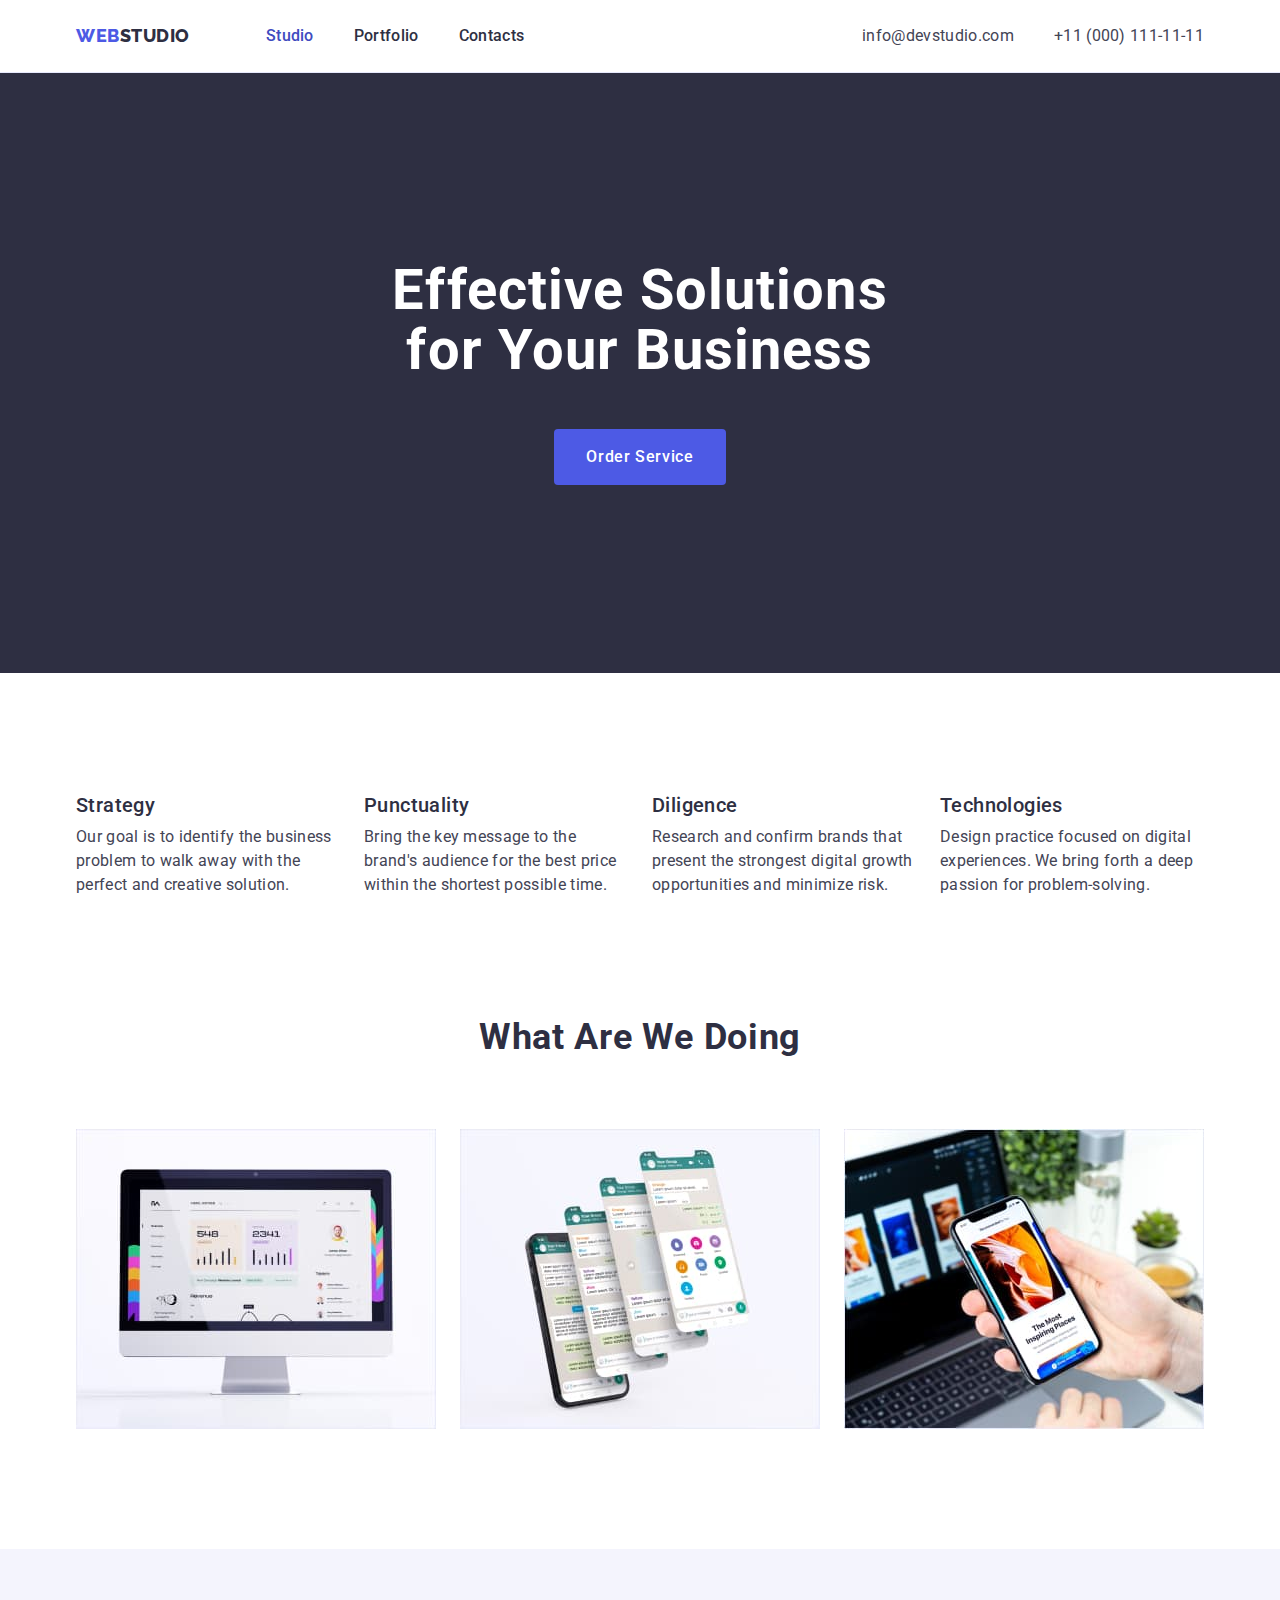
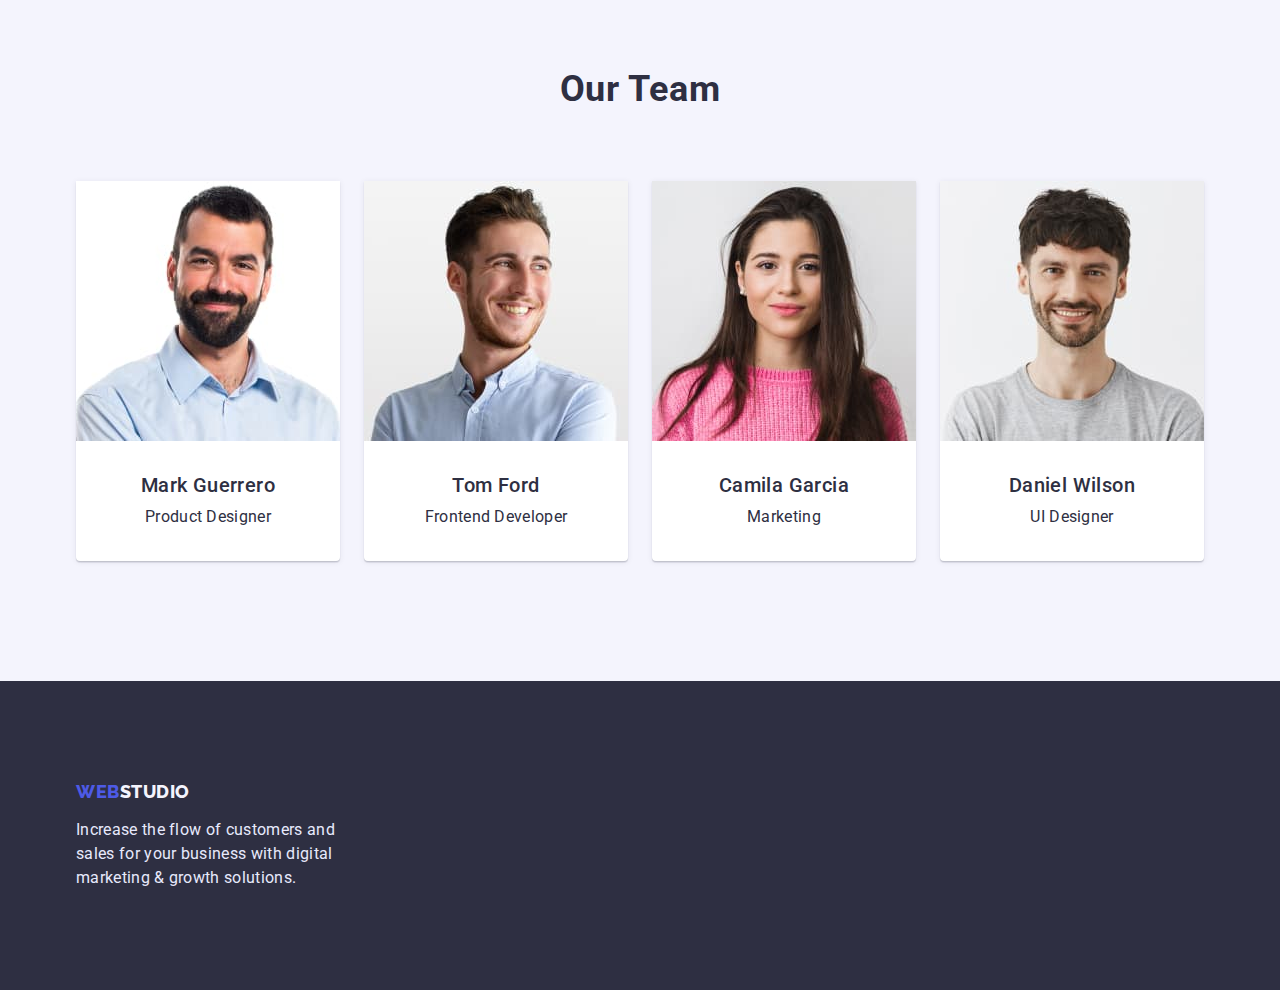
<file: index.html>
<!DOCTYPE html>
<html lang="en">
  <head>
    <meta charset="UTF-8" />
    <meta http-equiv="X-UA-Compatible" content="IE=edge" />
    <meta name="viewport" content="width=device-width, initial-scale=1.0" />

    <title>Homework</title>
    <link rel="preconnect" href="https://fonts.googleapis.com" />
    <link rel="preconnect" href="https://fonts.gstatic.com" crossorigin />
    <link
      href="https://fonts.googleapis.com/css2?family=Raleway:wght@800&family=Roboto:wght@400;500;700;900&display=swap"
      rel="stylesheet"
    />
    <link rel="stylesheet" href="./css/modern-normalize.css" />
    <link rel="stylesheet" href="./css/styles.css" />
  </head>
  <body>
    <header class="main-items-header">
      <div class="container main-nav">
        <nav class="site-navifation">
          <a href="./index.html" class="logo"
            ><span class="logo-web">Web</span
            ><span class="logo-studio">Studio</span></a
          >
          <ul class="site-nav">
            <li class="site-nav-link">
              <a href="./index.html" class="link current">Studio</a>
            </li>
            <li class="site-nav-link">
              <a href="./portfolio.html" class="link">Portfolio</a>
            </li>
            <li class="site-nav-link"><a href="" class="link">Contacts</a></li>
          </ul>
        </nav>
        <address class="address-nav">
          <ul class="address">
            <li class="address-item">
              <a href="mailto:info@devstudio.com" class="adress-link"
                >info@devstudio.com</a
              >
            </li>
            <li class="address-item">
              <a href="tel:+110001111111" class="adress-link"
                >+11 (000) 111-11-11</a
              >
            </li>
          </ul>
        </address>
      </div>
    </header>
    <main>
      <!-- hero -->
      <section class="hero">
        <div class="container section">
          <h1 class="hero-title">Effective Solutions for Your Business</h1>
          <button type="button" class="button">Order Service</button>
        </div>
      </section>
      <!-- Our principles -->
      <section class="section features-list-main">
        <div class="container">
          <h2 class="section-title visually-hidden">Our principles</h2>
          <ul class="features-list">
            <li class="list">
              <h3 class="features-list-title">Strategy</h3>
              <p class="features-list-text">
                Our goal is to identify the business problem to walk away with
                the perfect and creative solution.
              </p>
            </li>
            <li class="list">
              <h3 class="features-list-title">Punctuality</h3>
              <p class="features-list-text">
                Bring the key message to the brand's audience for the best price
                within the shortest possible time.
              </p>
            </li>
            <li class="list">
              <h3 class="features-list-title">Diligence</h3>
              <p class="features-list-text">
                Research and confirm brands that present the strongest digital
                growth opportunities and minimize risk.
              </p>
            </li>
            <li class="list">
              <h3 class="features-list-title">Technologies</h3>
              <p class="features-list-text">
                Design practice focused on digital experiences. We bring forth a
                deep passion for problem-solving.
              </p>
            </li>
          </ul>
        </div>
      </section>
      <!-- What are we doing -->
      <section class="section our-work">
        <div class="container">
          <h2 class="section-title">What are we doing</h2>
          <ul class="our-work-section">
            <li class="list">
              <img
                src="./images/what_are_we_doing/img1.jpg"
                alt="Computer"
                width="360"
                height="300"
              />
            </li>

            <li class="list">
              <img
                src="./images/what_are_we_doing/img2.jpg"
                alt="Phone"
                width="360"
                height="300"
              />
            </li>

            <li class="list">
              <img
                src="./images/what_are_we_doing/img3.jpg"
                alt="Computer and Phone"
                width="360"
                height="300"
              />
            </li>
          </ul>
        </div>
      </section>
      <!-- Our Team -->
      <section class="section team-section">
        <div class="container">
          <h2 class="section-title our-team">Our Team</h2>
          <ul class="team-section-cards">
            <li class="list team-cards">
              <div class="team-cards-main">
                <img
                  src="./images/our_team/img1.jpg"
                  alt="Mark Guerrero"
                  width="264"
                  height="260"
                />
                <div class="team-cards-list">
                  <h3 class="team-names">Mark Guerrero</h3>
                  <p class="team-workplace">Product Designer</p>
                </div>
              </div>
            </li>
            <li class="list team-cards">
              <div class="team-cards-main">
                <img
                  src="./images/our_team/img2.jpg"
                  alt="Tom Ford"
                  width="264"
                  height="260"
                />
                <div class="team-cards-list">
                  <h3 class="team-names">Tom Ford</h3>
                  <p class="team-workplace">Frontend Developer</p>
                </div>
              </div>
            </li>
            <li class="list team-cards">
              <div class="team-cards-main">
                <img
                  src="./images/our_team/img3.jpg"
                  alt="Camila Garcia"
                  width="264"
                  height="260"
                />
                <div class="team-cards-list">
                  <h3 class="team-names">Camila Garcia</h3>
                  <p class="team-workplace">Marketing</p>
                </div>
              </div>
            </li>
            <li class="list team-cards">
              <div class="team-cards-main">
                <img
                  src="./images/our_team/img4.jpg"
                  alt="Daniel Wilson"
                  width="264"
                  height="260"
                />
                <div class="team-cards-list">
                  <h3 class="team-names">Daniel Wilson</h3>
                  <p class="team-workplace">UI Designer</p>
                </div>
              </div>
            </li>
          </ul>
        </div>
      </section>
    </main>
    <footer class="footer-main">
      <div class="footer-logo-main container">
        <a href="./index.html" class="logo footer-logo"
          ><span class="logo-web">Web</span
          ><span class="footer-logo-studio">Studio</span></a
        >
        <p class="footer-paragraph">
          Increase the flow of customers and sales for your business with
          digital marketing & growth solutions.
        </p>
      </div>
    </footer>
  </body>
</html>
</file>
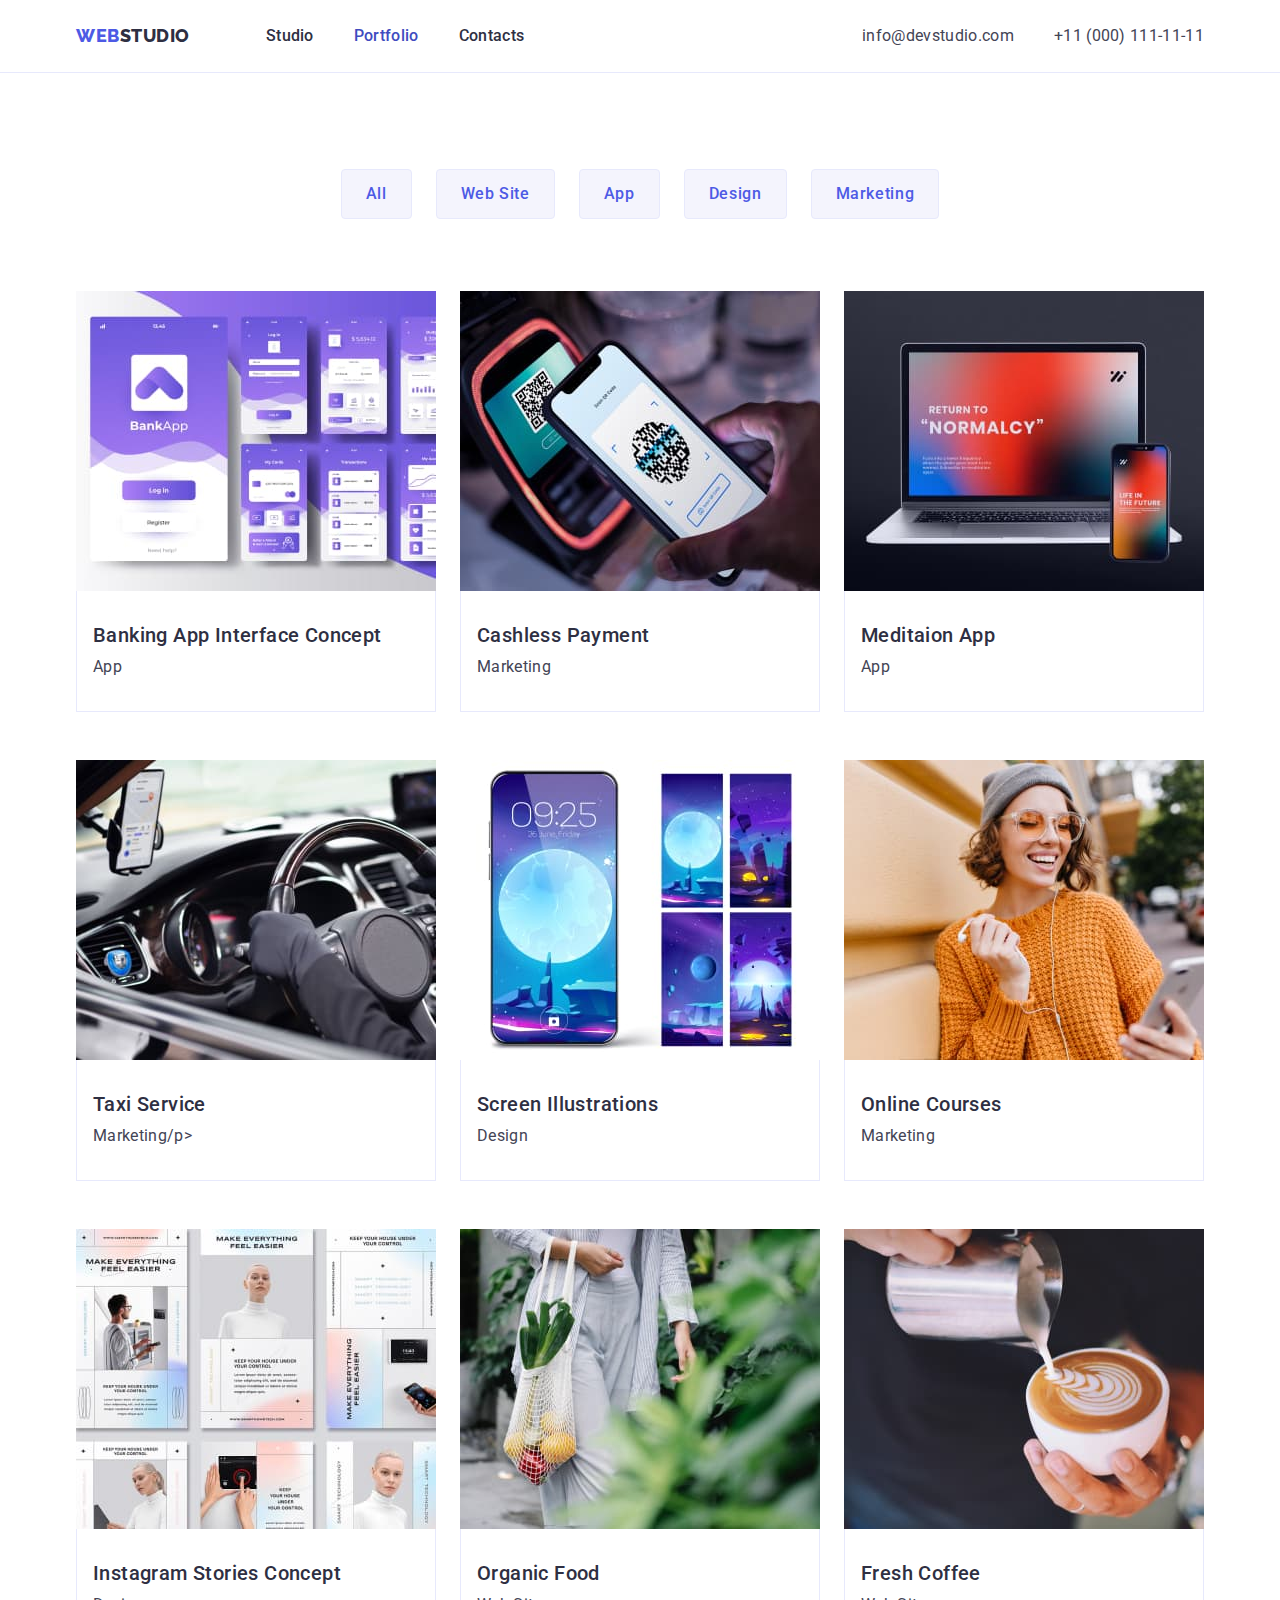
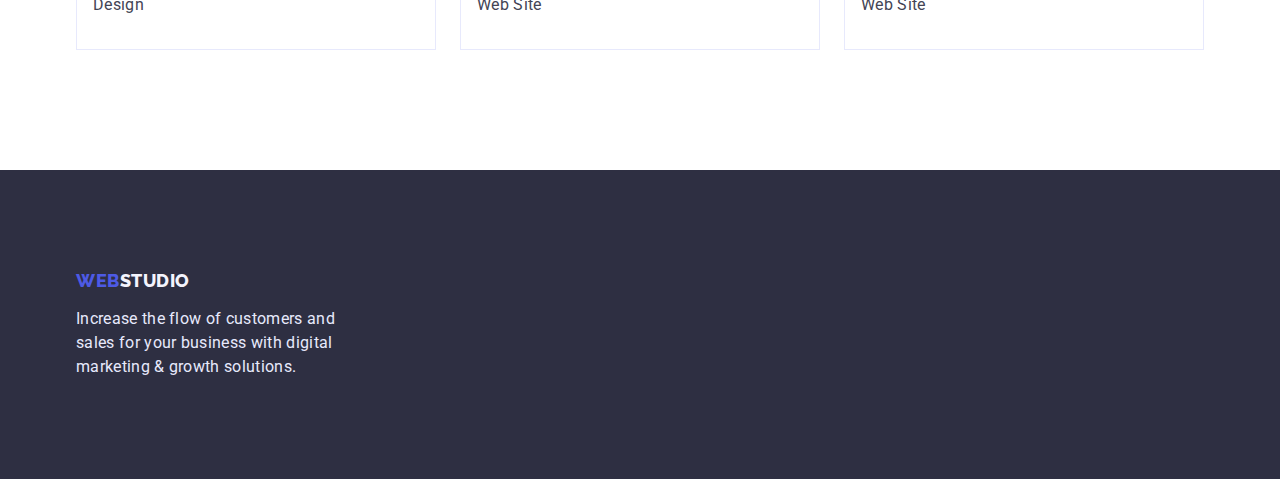
<file: portfolio.html>
<!DOCTYPE html>
<html lang="en">
  <head>
    <meta charset="UTF-8" />
    <meta http-equiv="X-UA-Compatible" content="IE=edge" />
    <meta name="viewport" content="width=device-width, initial-scale=1.0" />

    <title>Homework</title>
    <link rel="preconnect" href="https://fonts.googleapis.com" />
    <link rel="preconnect" href="https://fonts.gstatic.com" crossorigin />
    <link
      href="https://fonts.googleapis.com/css2?family=Raleway:wght@800&family=Roboto:wght@400;500;700;900&display=swap"
      rel="stylesheet"
    />
    <link rel="stylesheet" href="./css/modern-normalize.css" />

    <link rel="stylesheet" href="./css/styles.css" />
  </head>
  <body>
    <header class="main-items-header">
      <div class="container main-nav">
        <nav class="site-navifation">
          <a href="./index.html" class="logo"
            ><span class="logo-web">Web</span
            ><span class="logo-studio">Studio</span></a
          >
          <ul class="site-nav">
            <li>
              <a href="./index.html" class="link">Studio</a>
            </li>
            <li>
              <a href="./portfolio.html" class="link current">Portfolio</a>
            </li>
            <li><a href="" class="link">Contacts</a></li>
          </ul>
        </nav>
        <address class="address-nav">
          <ul class="address">
            <li class="address-item">
              <a href="mailto:info@devstudio.com" class="adress-link"
                >info@devstudio.com</a
              >
            </li>
            <li class="address-item">
              <a href="tel:+110001111111" class="adress-link"
                >+11 (000) 111-11-11</a
              >
            </li>
          </ul>
        </address>
      </div>
    </header>
    <main class="">
      <section class="container section portfolio-section">
        <div class="portfolio-main-buttons">
          <h1 class="visually-hidden">Our projects</h1>
          <ul class="portfolio-list-title">
            <li class="portfolio-item">
              <button type="button" class="portfolio-button">All</button>
            </li>
            <li class="portfolio-item">
              <button type="button" class="portfolio-button">Web Site</button>
            </li>
            <li class="portfolio-item">
              <button type="button" class="portfolio-button">App</button>
            </li>
            <li class="portfolio-item">
              <button type="button" class="portfolio-button">Design</button>
            </li>
            <li class="portfolio-item">
              <button type="button" class="portfolio-button">Marketing</button>
            </li>
          </ul>
        </div>

        <ul class="portfolio-exaples">
          <li class="portfolio-list">
            <article>
              <a href="" class="portfolio-link-examples"
                ><div class="image-style">
                  <img
                    src="./images/portfolio/img1.jpg"
                    alt="Banking App"
                    width="360"
                    height="300"
                  />
                </div>
                <div class="content-text">
                  <h3 class="portfolio-exaples-title">
                    Banking App Interface Concept
                  </h3>
                  <p class="examles-description">App</p>
                </div></a
              >
            </article>
          </li>
          <!-- --------------------------------------- -->
          <li class="portfolio-list">
            <article>
              <a href="" class="portfolio-link-examples"
                ><div class="image-style">
                  <img
                    src="./images/portfolio/img2.jpg"
                    alt="Cashless Payment"
                    width="360"
                    height="300"
                  />
                </div>
                <div class="content-text">
                  <h3 class="portfolio-exaples-title">Cashless Payment</h3>
                  <p class="examles-description">Marketing</p>
                </div></a
              >
            </article>
          </li>
          <!-- ---------------------------------------- -->
          <li class="portfolio-list">
            <article>
              <a href="" class="portfolio-link-examples"
                ><div class="image-style">
                  <img
                    src="./images/portfolio/img3.jpg"
                    alt="Meditaion App"
                    width="360"
                    height="300"
                  />
                </div>
                <div class="content-text">
                  <h3 class="portfolio-exaples-title">Meditaion App</h3>
                  <p class="examles-description">App</p>
                </div></a
              >
            </article>
          </li>
          <!-- -------------------------------------- -->
          <li class="portfolio-list">
            <article>
              <a href="" class="portfolio-link-examples"
                ><div class="image-style">
                  <img
                    src="./images/portfolio/img4.jpg"
                    alt="Taxi Service"
                    width="360"
                    height="300"
                  />
                </div>
                <div class="content-text">
                  <h3 class="portfolio-exaples-title">Taxi Service</h3>
                  <p class="examles-description">Marketing/p></p>
                </div></a
              >
            </article>
          </li>
          <!-- ------------------------------------------------------ -->
          <li class="portfolio-list">
            <article>
              <a href="" class="portfolio-link-examples"
                ><div class="image-style">
                  <img
                    src="./images/portfolio/img5.jpg"
                    alt="Screen Illustrations"
                    width="360"
                    height="300"
                  />
                </div>
                <div class="content-text">
                  <h3 class="portfolio-exaples-title">Screen Illustrations</h3>
                  <p class="examles-description">Design</p>
                </div></a
              >
            </article>
          </li>
          <!-- ----------------------------------------------- -->
          <li class="portfolio-list">
            <article>
              <a href="" class="portfolio-link-examples"
                ><div class="image-style">
                  <img
                    src="./images/portfolio/img6.jpg"
                    alt="Online Courses"
                    width="360"
                    height="300"
                  />
                </div>
                <div class="content-text">
                  <h3 class="portfolio-exaples-title">Online Courses</h3>
                  <p class="examles-description">Marketing</p>
                </div></a
              >
            </article>
          </li>
          <!-- ------------------------------------------- -->
          <li class="portfolio-list">
            <article>
              <a href="" class="portfolio-link-examples"
                ><div class="image-style">
                  <img
                    src="./images/portfolio/img7.jpg"
                    alt="Instagram Stories Concept"
                    width="360"
                    height="300"
                  />
                </div>
                <div class="content-text">
                  <h3 class="portfolio-exaples-title">
                    Instagram Stories Concept
                  </h3>
                  <p class="examles-description">Design</p>
                </div></a
              >
            </article>
          </li>
          <!-- ------------------------------------------- -->
          <li class="portfolio-list">
            <article>
              <a href="" class="portfolio-link-examples"
                ><div class="image-style">
                  <img
                    src="./images/portfolio/img8.jpg"
                    alt="Organic Food"
                    width="360"
                    height="300"
                  />
                </div>
                <div class="content-text">
                  <h3 class="portfolio-exaples-title">Organic Food</h3>
                  <p class="examles-description">Web Site</p>
                </div></a
              >
            </article>
          </li>
          <!-- ------------------------------------- -->
          <li class="portfolio-list">
            <article>
              <a href="" class="portfolio-link-examples"
                ><div class="image-style">
                  <img
                    src="./images/portfolio/img9.jpg"
                    alt="Fresh Coffee"
                    width="360"
                    height="300"
                  />
                </div>
                <div class="content-text">
                  <h3 class="portfolio-exaples-title">Fresh Coffee</h3>
                  <p class="examles-description">Web Site</p>
                </div></a
              >
            </article>
          </li>
        </ul>
      </section>
    </main>
    <footer class="footer-main">
      <div class="footer-logo-main container">
        <a href="./index.html" class="logo footer-logo"
          ><span class="logo-web">Web</span
          ><span class="footer-logo-studio">Studio</span></a
        >
        <p class="footer-paragraph">
          Increase the flow of customers and sales for your business with
          digital marketing & growth solutions.
        </p>
      </div>
    </footer>
  </body>
</html>
</file>
<file: css/styles.css>
:root {
  --web-background: #ffffff;
  --primary-brand: #4d5ae5;
  --pressed-state: #404bbf;
  --dark: #2e2f42;
  --success: #31d0aa;
  --text: #434455;
  --subtle-text: #8e8f99;
  --accent: #e7e9fc;
  --light: #f4f4fd;
  --hero-background: #2e2f42;
  --modal-overlay: rgba(46, 47, 66, 0, 4);
  --border-margin: 24px;
  --bottom-margin: 48px;
}

body {
  background-color: var(--web-background);
  font-family: 'Roboto', sans-serif;
  color: var(--dark);
}

h1,
h2,
h3,
h4,
h5,
h6,
p,
ul {
  margin: 0;
}
ul {
  padding-left: 0;
}
img {
  display: block;
  max-width: 100%;
  height: auto;
}
.container {
  width: 1158px;
  margin: 0 auto;
  padding-left: 15px;
  padding-right: 15px;
}
.section {
  padding-top: 120px;
  padding-bottom: 120px;
}
/* header */
/* site-nav */
.main-items-header {
  border-bottom: 1px solid var(--accent);
  align-items: center;
}
.main-nav {
  display: flex;
  align-items: center;
}
.site-navifation {
  display: flex;
  align-items: center;
}
.site-nav .link {
  color: var(--dark);

  font-weight: 500;
  font-size: 16px;
  letter-spacing: 0.02em;
  line-height: 1.5;
  text-decoration: none;

  padding-top: 24px;
  padding-bottom: 24px;
}
.site-nav .link:hover,
.site-nav .link:focus {
  color: var(--primary-brand);
}
.site-nav {
  list-style: none;
  margin-left: 76px;

  display: flex;
}
.site-nav .link {
}
.site-nav .link.current {
  color: var(--pressed-state);
}
.site-nav li {
  margin-right: 40px;
  display: block;
}
.site-nav li:last-child {
  margin-right: 0;
}
.site-nav-link {
}
/* logo */
.logo {
  font-family: 'raleway', sans-serif;
  font-size: 18px;
  font-weight: 800;
  line-height: 1.33;
  text-decoration: none;
  letter-spacing: 0.03em;
  text-transform: uppercase;
  display: block;
  margin: 0 auto;
}
.logo-web {
  color: var(--primary-brand);
}
.logo-studio {
  color: var(--hero-background);
}
/* address */
.address-nav {
  margin-left: auto;
}
.address {
  list-style: none;
  display: flex;
  margin: 0 auto;
  padding-left: 0;
}
.address .adress-link {
  color: var(--text);

  font-style: normal;
  text-decoration: none;
  letter-spacing: 0.02em;
  font-size: 16px;
  line-height: 1.5;

  display: block;
  padding-top: 24px;
  padding-bottom: 24px;
}
.address-item:not(:last-child) {
  margin-right: 40px;
}
.address-item {
  display: block;
}

.address .adress-link:hover,
.address .adress-link:focus {
  color: var(--pressed-state);
}
/* footer */
.footer-main {
  background-color: var(--dark);
  padding-top: 100px;
  padding-bottom: 100px;
}

.footer-logo {
  font-size: 18px;
  line-height: 1.1666;
}
.footer-logo-studio {
  color: var(--light);
}
.footer-paragraph {
  color: var(--accent);

  font-size: 16px;
  line-height: 1.5;
  letter-spacing: 0.02em;
  width: 264px;
  margin-top: 16px;
}

/* index.html */
/* main */
.section-title {
  color: var(--dark);

  font-weight: 700;
  font-size: 36px;
  line-height: 40px;
  text-align: center;
  text-transform: capitalize;
  letter-spacing: 0.02em;
  margin-bottom: 72px;
}

/* hero */
.hero {
  background-color: var(--dark);
  text-align: center;
}
.hero .section {
  padding-top: 188px;
  padding-bottom: 188px;
}
.hero-title {
  margin: 0 auto;
  color: var(--web-background);

  font-weight: 700;
  font-size: 56px;
  line-height: 1.07;
  letter-spacing: 0.02em;
  display: block;
  width: 496px;
  margin-bottom: 48px;
}
._container .button {
  display: flex;
}
.button {
  min-width: 169px;
  border: none;
  outline: none;
  border-radius: 4px;
  padding: 16px 32px;

  color: var(--web-background);
  background-color: var(--primary-brand);

  font-family: inherit;
  font-weight: 500;
  font-size: 16px;
  line-height: 1.5;
  cursor: pointer;
  text-decoration: none;
  letter-spacing: 0.04em;
  margin: 0;
}

.button:hover,
.button:focus {
  background-color: var(--pressed-state);
}
/* section 2 */

.visually-hidden {
  position: absolute;
  white-space: nowrap;
  width: 1px;
  height: 1px;
  overflow: hidden;
  border: 0;
  padding: 0;
  clip: rect(0 0 0 0);
  clip-path: inset(50%);
  margin: -1px;
}

.list:not(:last-child) {
  margin-right: 24px;
}
.list {
  list-style: none;
}
.features-list-main {
  padding-bottom: 0;
}
.features-list {
  display: flex;
  flex-basis: calc((100% - var(--bottom-margin)) / 4);
}
.list:last-child {
  margin-right: 0;
}
.features-list-title {
  font-size: 20px;
  font-weight: 500;
  line-height: 1.2;
  letter-spacing: 0.02em;
  margin-bottom: 8px;
}
.features-list-text {
  color: var(--text);
  max-width: 264px;
  font-size: 16px;
  line-height: 1.5;
  letter-spacing: 0.02em;
  justify-content: center;
  align-items: flex-start;
}
/* section 3 */

.our-work-section {
  display: flex;
  flex-basis: ((100% - var(--border-margin))/ 3);
  justify-content: center;
}
.our-work-section .list {
}
.our-work-section .list:not(:last-child) {
  margin-right: 24px;
}
/* section 4 */
.our-team {
}
.team-section {
  background-color: var(--light);
}
.team-section-cards {
  display: flex;
}

.team-cards-main {
}
.team-cards {
  flex-basis: calc((100% - var(--border-margin)) / 4);
  background-color: var(--web-background);

  box-sizing: border-box;
  box-shadow: 0px 1px 6px rgba(46, 47, 66, 0.08),
    0px 1px 1px rgba(46, 47, 66, 0.16), 0px 2px 1px rgba(46, 47, 66, 0.08);
  border-radius: 0px 0px 4px 4px;
}
.team-cards:not(:last-child) {
  margin-right: 24px;
}
.team-cards-list {
  padding: 32px 16px;
}
.team-names {
  font-weight: 500;
  font-size: 20px;
  line-height: 1.2;
  text-align: center;
  letter-spacing: 0.02em;

  margin-bottom: 8px;
}
.team-workplace {
  font-size: 16px;
  line-height: 1.5;
  text-align: center;
  letter-spacing: 0.02em;
}
/* --------------------------------------------------------- */
/* -------------------portfolio----------------------------- */
/* --------------------------------------------------------- */
.portfolio-section {
  padding-top: 96px;
}
.portfolio-main-buttons .portfolio-list-title {
  display: flex;
  flex-wrap: wrap;
  padding-left: 0;
  justify-content: center;
}
.portfolio-item {
  align-content: center;
}
.portfolio-list-title .portfolio-item:not(:last-child) {
  margin-right: 24px;
}
.portfolio-title {
  display: none;
}
.portfolio-list-title {
  list-style: none;
  margin-bottom: 72px;
}

.portfolio-button {
  background-color: var(--light);

  cursor: pointer;
  color: var(--primary-brand);
  font-family: inherit;
  font-weight: 500;
  font-size: 16px;
  line-height: 1.5;
  text-align: center;
  letter-spacing: 0.04em;

  padding: 12px 24px;
  border: 1px solid #e7e9fc;
  border-radius: 4px;
}
.portfolio-button:hover,
.portfolio-button:focus {
  background-color: var(--pressed-state);
  color: var(--web-background);
  box-shadow: 0px 3px 1px rgba(0, 0, 0, 0.1), 0px 2px 1px rgba(0, 0, 0, 0.08),
    0px 2px 2px rgba(0, 0, 0, 0.12);
  border-radius: 4px;
  border-color: transparent;
}
.portfolio-exaples {
  background-color: var(--web-background);

  list-style: none;

  display: flex;
  flex-wrap: wrap;
  padding-left: 0;
  gap: var(--bottom-margin) var(--border-margin);
}
.portfolio-list {
  list-style: none;
  flex-basis: calc((100% - var(--bottom-margin) - 6) / 3);
}

.portfolio-link-examples {
  text-decoration: none;
}
.image-style {
}
.content-text {
  padding: 32px 16px;

  border-bottom: 1px solid #e7e9fc;
  border-left: 1px solid #e7e9fc;
  border-right: 1px solid #e7e9fc;
}
.portfolio-exaples-title {
  font-weight: 500;
  font-size: 20px;
  line-height: 1.2;
  color: var(--dark);
  letter-spacing: 0.02em;

  margin-bottom: 8px;
}
.examles-description {
  font-size: 16px;
  line-height: 1.5;
  color: var(--text);
  letter-spacing: 0.02em;
}
</file>
